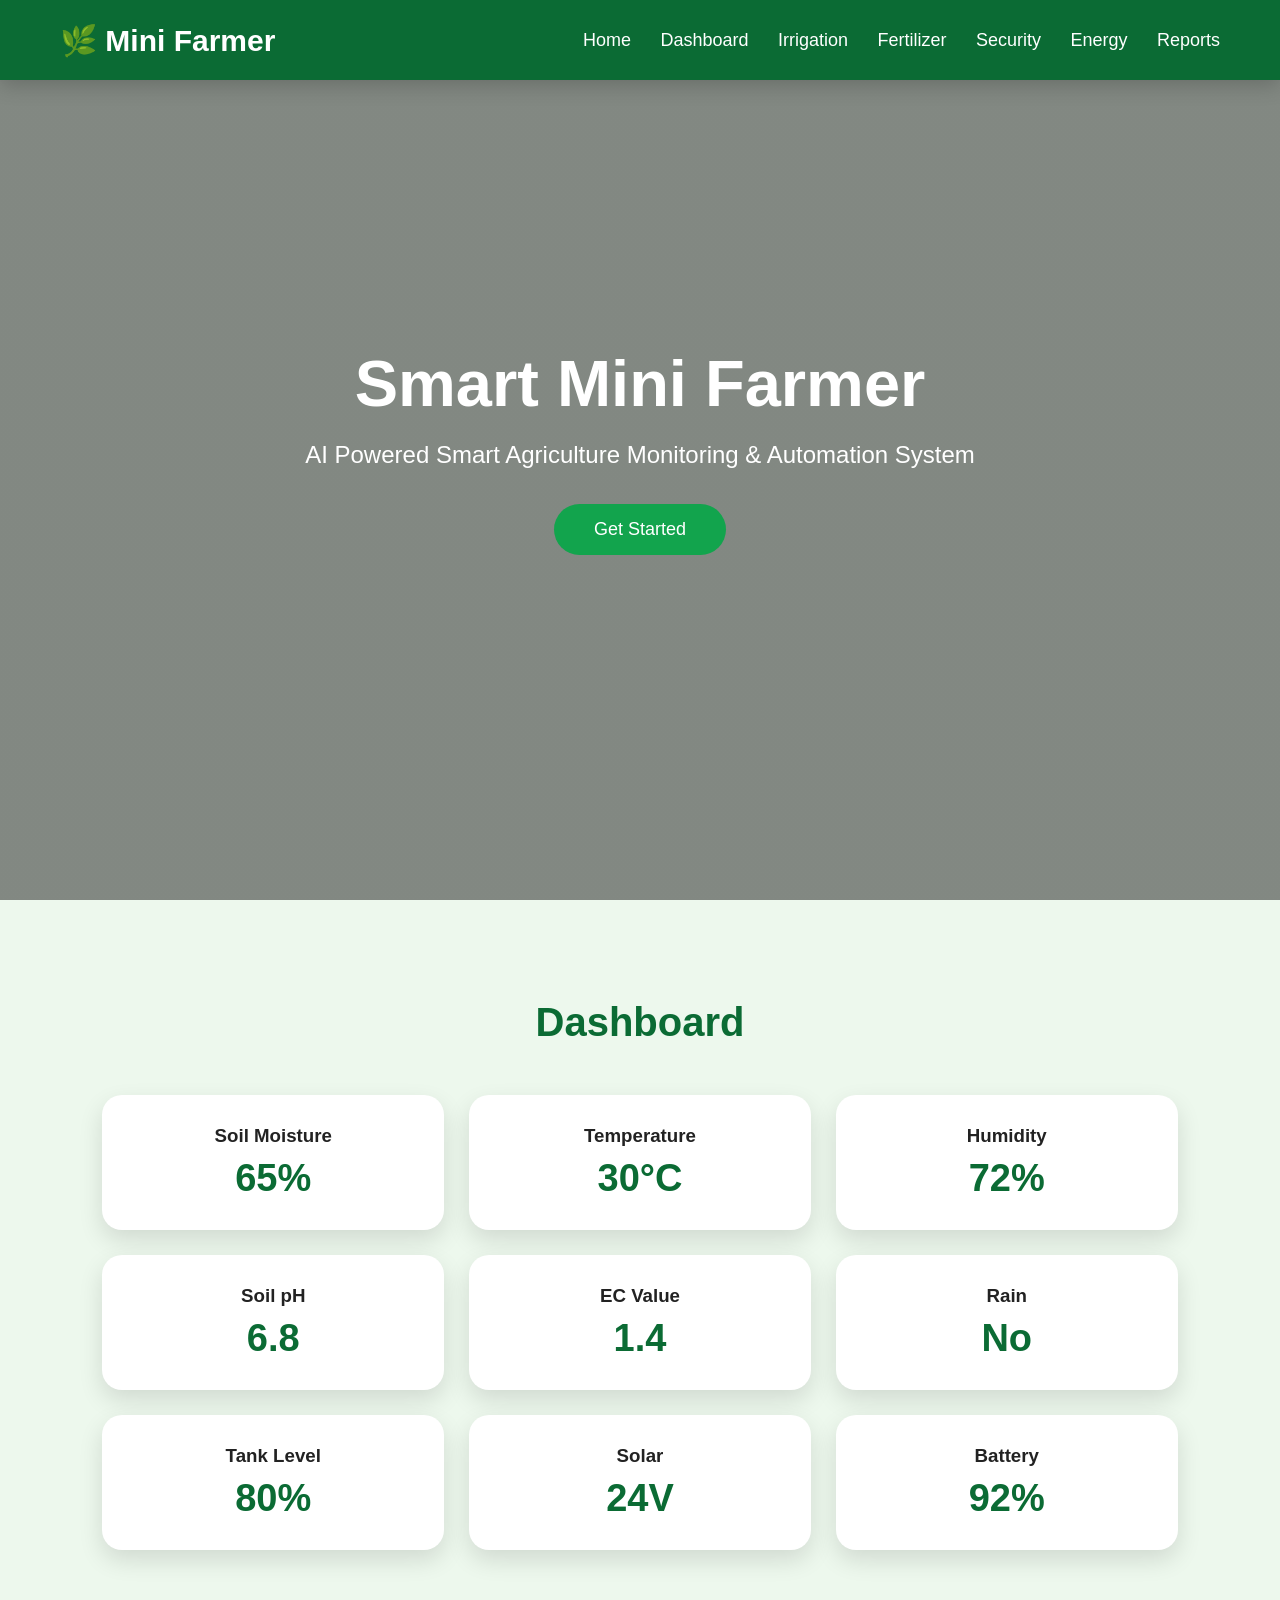
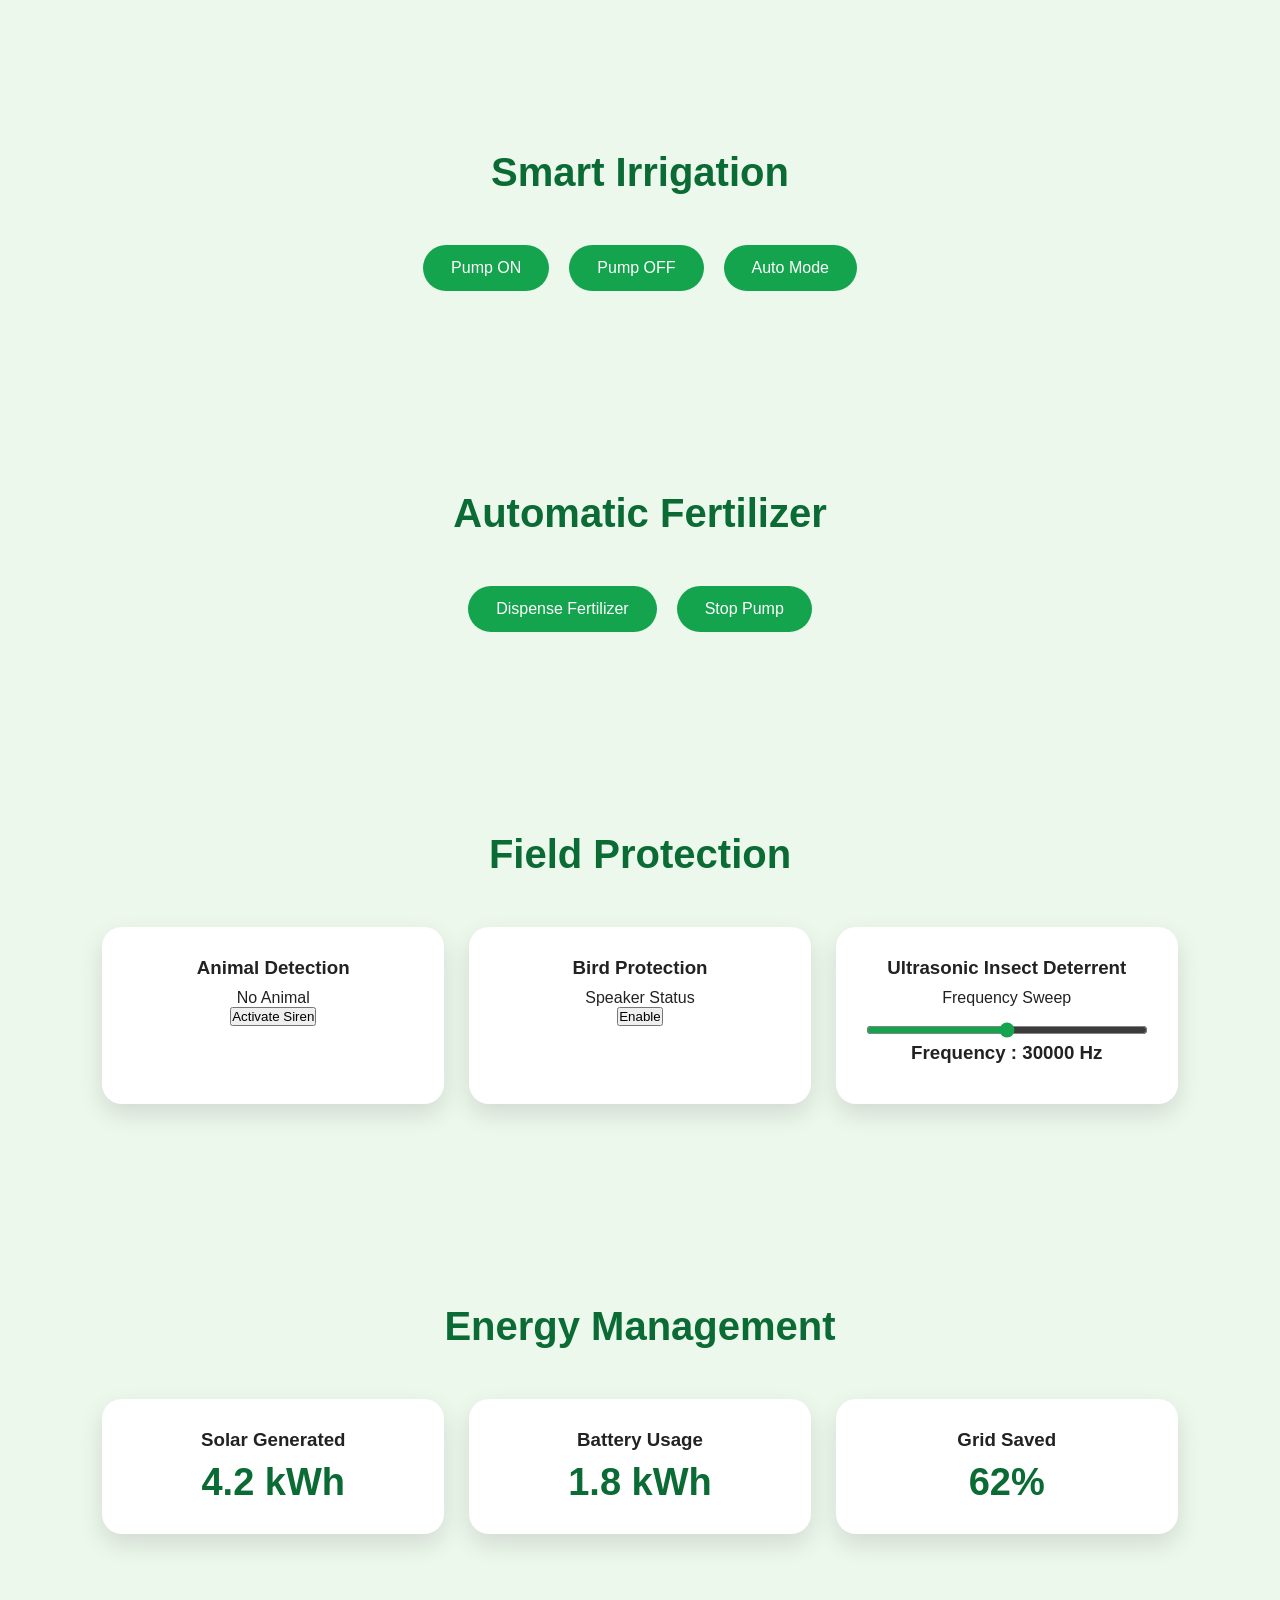
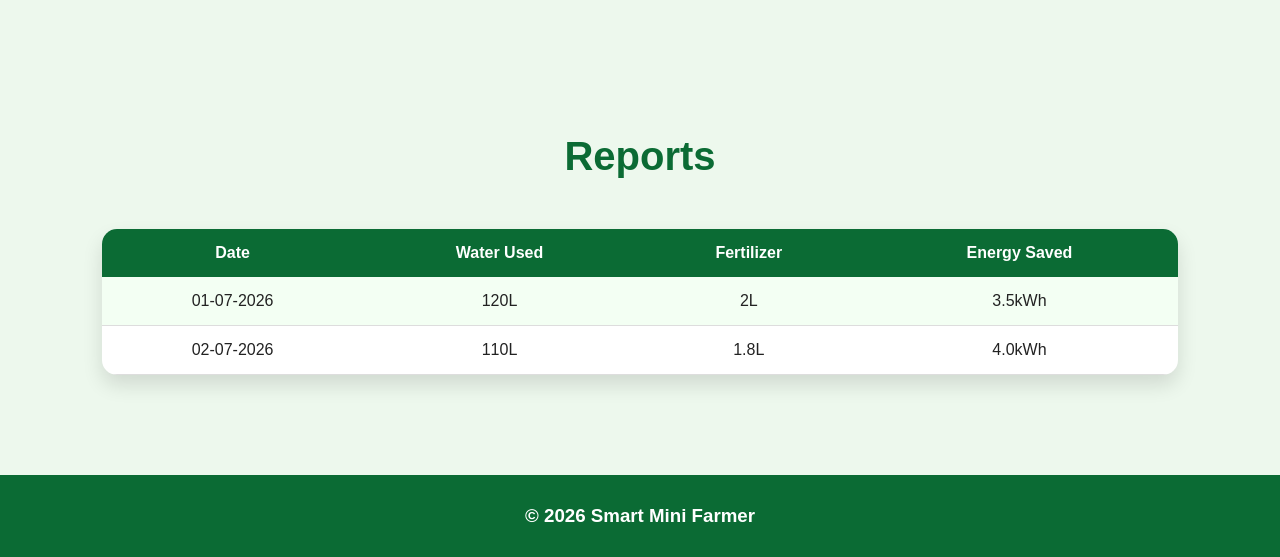
<file: index.html>
<!DOCTYPE html>
<html lang="en">
<head>
    <meta charset="UTF-8">
    <meta name="viewport" content="width=device-width, initial-scale=1.0">
    <title> Mini Farmer</title>
    <link rel="icon" href="OIP.webp" type="image/x-icon">
    <link rel="stylesheet" href="app.css">

    <!-- Font Awesome -->
 

</head>

<body>

<!--================ NAVBAR =================-->

<header>

    <div class="logo">
        🌿 Mini Farmer
    </div>

    <nav>

        <a href="#home">Home</a>
        <a href="#dashboard">Dashboard</a>
        <a href="#irrigation">Irrigation</a>
        <a href="#fertilizer">Fertilizer</a>
        <a href="#security">Security</a>
        <a href="#energy">Energy</a>
        <a href="#reports">Reports</a>

    </nav>

</header>


<!--================ HERO =================-->

<section id="home" class="hero">

<h1>Smart Mini Farmer</h1>

<p>

AI Powered Smart Agriculture Monitoring & Automation System

</p>

<button>Get Started</button>

</section>



<!--================ DASHBOARD =================-->

<section id="dashboard">

<h2>Dashboard</h2>

<div class="cards">


<div class="card">
<i class="fas fa-seedling"></i>
<h3>Soil Moisture</h3>
<h1 id="soil">65%</h1>
</div>

<div class="card">
<i class="fas fa-temperature-half"></i>
<h3>Temperature</h3>
<h1 id="temp">30°C</h1>
</div>

<div class="card">
<i class="fas fa-droplet"></i>
<h3>Humidity</h3>
<h1 id="humidity">72%</h1>
</div>

<div class="card">
<i class="fas fa-vial"></i>
<h3>Soil pH</h3>
<h1 id="ph">6.8</h1>
</div>

<div class="card">
<i class="fas fa-flask"></i>
<h3>EC Value</h3>
<h1 id="ec">1.4</h1>
</div>

<div class="card">
<i class="fas fa-cloud-rain"></i>
<h3>Rain</h3>
<h1 id="rain">No</h1>
</div>

<div class="card">
<i class="fas fa-water"></i>
<h3>Tank Level</h3>
<h1 id="tank">80%</h1>
</div>

<div class="card">
<i class="fas fa-solar-panel"></i>
<h3>Solar</h3>
<h1 id="solar">24V</h1>
</div>

<div class="card">
<i class="fas fa-battery-three-quarters"></i>
<h3>Battery</h3>
<h1 id="battery">92%</h1>
</div>

</div>

</section>


<!--================ IRRIGATION =================-->

<section id="irrigation">

<h2>Smart Irrigation</h2>

<div class="control">

<button onclick="pumpOn()">Pump ON</button>

<button onclick="pumpOff()">Pump OFF</button>

<button onclick="autoIrrigation()">Auto Mode</button>

</div>

</section>



<!--================ FERTILIZER =================-->

<section id="fertilizer">

<h2>Automatic Fertilizer</h2>

<div class="control">

<button onclick="fertilizerOn()">Dispense Fertilizer</button>

<button onclick="fertilizerOff()">Stop Pump</button>

</div>

</section>



<!--================ SECURITY =================-->

<section id="security">

<h2>Field Protection</h2>

<div class="cards">

<div class="card">

<h3>Animal Detection</h3>

<p id="animal">No Animal</p>

<button onclick="activateSiren()">

Activate Siren

</button>

</div>


<div class="card">

<h3>Bird Protection</h3>

<p>Speaker Status</p>

<button>

Enable

</button>

</div>


<div class="card">

<h3>Ultrasonic Insect Deterrent</h3>

<p>Frequency Sweep</p>

<input type="range" min="20000" max="40000">

</div>

</div>

</section>



<!--================ ENERGY =================-->

<section id="energy">

<h2>Energy Management</h2>

<div class="cards">

<div class="card">

<h3>Solar Generated</h3>

<h1>4.2 kWh</h1>

</div>

<div class="card">

<h3>Battery Usage</h3>

<h1>1.8 kWh</h1>

</div>

<div class="card">

<h3>Grid Saved</h3>

<h1>62%</h1>

</div>

</div>

</section>



<!--================ REPORT =================-->

<section id="reports">

<h2>Reports</h2>

<table>

<tr>

<th>Date</th>

<th>Water Used</th>

<th>Fertilizer</th>

<th>Energy Saved</th>

</tr>

<tr>

<td>01-07-2026</td>

<td>120L</td>

<td>2L</td>

<td>3.5kWh</td>

</tr>

<tr>

<td>02-07-2026</td>

<td>110L</td>

<td>1.8L</td>

<td>4.0kWh</td>

</tr>

</table>

</section>



<!--================ FOOTER =================-->

<footer>

<h3>

© 2026 Smart Mini Farmer

</h3>

</footer>

<script src="app.js"></script>

</body>
</html>
</file>
<file: app.css>
/*=================================================
 SMART MINI FARMER WEBSITE
 style.css
==================================================*/

*{
    margin:0;
    padding:0;
    box-sizing:border-box;
    font-family:'Poppins',sans-serif;
}

html{
    scroll-behavior:smooth;
}

body{

    background:#edf8ed;
    color:#222;
    overflow-x:hidden;

}

/*=========================
NAVBAR
==========================*/

header{

    width:100%;
    height:80px;

    display:flex;
    justify-content:space-between;
    align-items:center;

    padding:0 60px;

    background:#0b6b34;

    position:fixed;

    top:0;
    left:0;

    z-index:1000;

    box-shadow:0 5px 20px rgba(0,0,0,.2);

}

.logo{

    font-size:30px;
    font-weight:bold;
    color:white;

}

nav a{

    color:white;

    text-decoration:none;

    margin-left:25px;

    font-size:18px;

    transition:.3s;

}

nav a:hover{

    color:#9dffb0;

}

/*=========================
HOME
==========================*/

.hero{

    height:100vh;

    display:flex;

    flex-direction:column;

    justify-content:center;

    align-items:center;

    text-align:center;

    color:white;

    background:

    linear-gradient(rgba(0,0,0,.45),rgba(0,0,0,.45)),

    url("https://images.unsplash.com/photo-1500937386664-56d1dfef3854?auto=format&fit=crop&w=1600&q=80");

    background-size:cover;

    background-position:center;

}

.hero h1{

    font-size:65px;

    margin-bottom:20px;

}

.hero p{

    font-size:24px;

    margin-bottom:35px;

}

.hero button{

    padding:15px 40px;

    border:none;

    border-radius:40px;

    background:#12a44d;

    color:white;

    font-size:18px;

    cursor:pointer;

    transition:.3s;

}

.hero button:hover{

    background:#0b7a36;

    transform:scale(1.08);

}

/*=========================
SECTION
==========================*/

section{

    padding:100px 8%;

}

section h2{

    text-align:center;

    font-size:40px;

    color:#0b6b34;

    margin-bottom:50px;

}

/*=========================
CARDS
==========================*/

.cards{

    display:grid;

    grid-template-columns:repeat(auto-fit,minmax(260px,1fr));

    gap:25px;

}

.card{

    background:white;

    border-radius:20px;

    padding:30px;

    text-align:center;

    box-shadow:0 10px 25px rgba(0,0,0,.12);

    transition:.4s;

}

.card:hover{

    transform:translateY(-10px);

}

.card i{

    font-size:50px;

    color:#12a44d;

    margin-bottom:20px;

}

.card h3{

    margin-bottom:10px;

}

.card h1{

    font-size:38px;

    color:#0b6b34;

}
/*====================================
BUTTONS
====================================*/

.control{

    display:flex;
    justify-content:center;
    flex-wrap:wrap;
    gap:20px;

}

.control button{

    padding:14px 28px;

    border:none;

    border-radius:35px;

    background:#14a44d;

    color:white;

    font-size:16px;

    cursor:pointer;

    transition:.3s;

}

.control button:hover{

    background:#0c7c39;

    transform:scale(1.05);

}

/*====================================
RANGE SLIDER
====================================*/

input[type="range"]{

    width:100%;

    margin-top:15px;

    accent-color:#14a44d;

}

/*====================================
TABLE
====================================*/

table{

    width:100%;

    border-collapse:collapse;

    background:white;

    border-radius:15px;

    overflow:hidden;

    box-shadow:0 10px 20px rgba(0,0,0,.12);

}

table th{

    background:#0b6b34;

    color:white;

    padding:15px;

}

table td{

    padding:15px;

    text-align:center;

    border-bottom:1px solid #ddd;

}

table tr:nth-child(even){

    background:#f3fff3;

}

table tr:hover{

    background:#dfffe4;

}

/*====================================
FOOTER
====================================*/

footer{

    background:#0b6b34;

    color:white;

    text-align:center;

    padding:30px;

}

/*====================================
STATUS COLORS
====================================*/

.good{

    color:green;
    font-weight:bold;

}

.warning{

    color:orange;
    font-weight:bold;

}

.danger{

    color:red;
    font-weight:bold;

}

/*====================================
SCROLL BAR
====================================*/

::-webkit-scrollbar{

    width:10px;

}

::-webkit-scrollbar-track{

    background:#dff5df;

}

::-webkit-scrollbar-thumb{

    background:#14a44d;

    border-radius:20px;

}

::-webkit-scrollbar-thumb:hover{

    background:#0b6b34;

}

/*====================================
ANIMATIONS
====================================*/

@keyframes fadeIn{

    from{

        opacity:0;
        transform:translateY(40px);

    }

    to{

        opacity:1;
        transform:translateY(0);

    }

}

.hero,
.card,
table{

    animation:fadeIn 1s ease;

}

/*====================================
RESPONSIVE DESIGN
====================================*/

@media(max-width:992px){

header{

    flex-direction:column;

    height:auto;

    padding:20px;

}

nav{

    margin-top:15px;

}

nav a{

    display:inline-block;

    margin:10px;

}

.hero h1{

    font-size:48px;

}

.hero p{

    font-size:20px;

}

}

@media(max-width:768px){

.hero{

    padding:20px;

}

.hero h1{

    font-size:38px;

}

.hero p{

    font-size:18px;

}

section{

    padding:80px 5%;

}

.logo{

    font-size:24px;

}

.card{

    padding:20px;

}

.card h1{

    font-size:30px;

}

.control{

    flex-direction:column;

}

.control button{

    width:100%;

}

table{

    display:block;

    overflow-x:auto;

}

}

@media(max-width:480px){

.hero h1{

    font-size:30px;

}

.hero p{

    font-size:16px;

}

section h2{

    font-size:30px;

}

.logo{

    font-size:20px;

}

nav a{

    font-size:15px;

}

}
</file>
